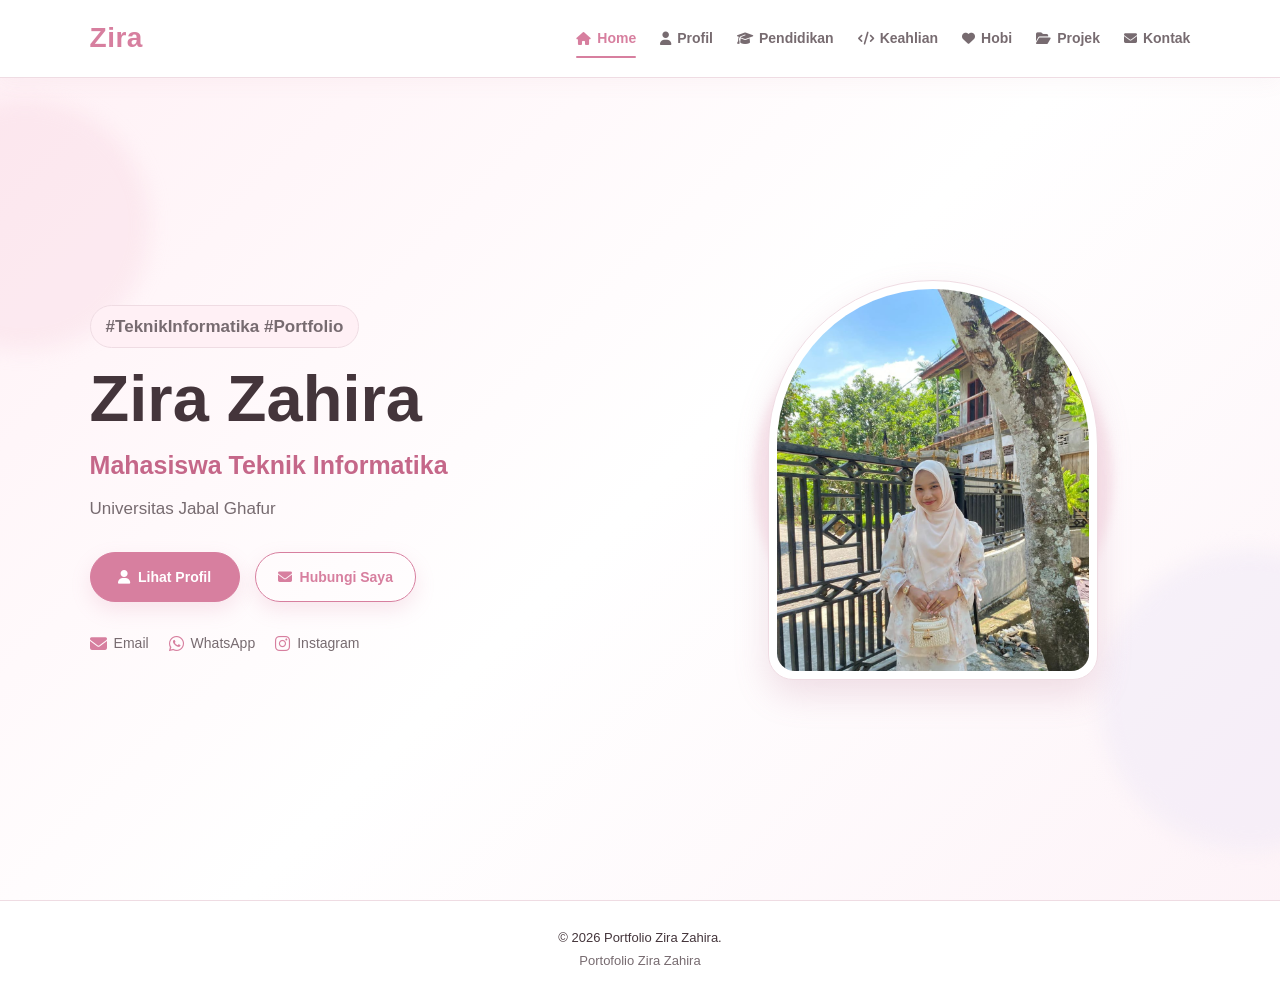
<file: index.html>
<!DOCTYPE html>
<html lang="id">
<head>
    <meta charset="UTF-8">
    <meta name="viewport" content="width=device-width, initial-scale=1.0">
    <title>Home | Zira Zahira</title>

    <link rel="stylesheet" href="style.css">

    <!-- Font Awesome -->
    <link rel="stylesheet"
          href="https://cdnjs.cloudflare.com/ajax/libs/font-awesome/6.5.1/css/all.min.css">
</head>

<body>

<header class="navbar">

    <div class="logo">
        <h2>Zira</h2>
    </div>

    <button class="menu-btn" id="menuBtn">
        <i class="fas fa-bars"></i>
    </button>

    <nav>
        <a href="index.html" class="active">
            <i class="fas fa-home"></i> Home
        </a>

        <a href="profil.html">
            <i class="fas fa-user"></i> Profil
        </a>

        <a href="pendidikan.html">
            <i class="fas fa-graduation-cap"></i> Pendidikan
        </a>

        <a href="keahlian.html">
            <i class="fas fa-code"></i> Keahlian
        </a>

        <a href="hobi.html">
            <i class="fas fa-heart"></i> Hobi
        </a>

        <a href="projek.html">
            <i class="fas fa-folder-open"></i> Projek
        </a>

        <a href="kontak.html">
            <i class="fas fa-envelope"></i> Kontak
        </a>
    </nav>

</header>


<main class="home">

    <div class="home-content">

        <p class="tagline">
            #TeknikInformatika #Portfolio
        </p>

        <h1>
            Zira Zahira
        </h1>

        <h2>
            Mahasiswa Teknik Informatika
        </h2>

        <p>
            Universitas Jabal Ghafur
        </p>

        <div class="home-buttons">

            <a href="profil.html" class="btn">
                <i class="fas fa-user"></i>
                Lihat Profil
            </a>

            <a href="kontak.html" class="btn btn-outline">
                <i class="fas fa-envelope"></i>
                Hubungi Saya
            </a>

        </div>

        <div class="social-links">

            <a href="mailto:zirazahira831@gmail.com">
                <i class="fas fa-envelope"></i>
                Email
            </a>

            <a href="https://wa.me/6281262551967" target="_blank">
                <i class="fab fa-whatsapp"></i>
                WhatsApp
            </a>

            <a href="https://instagram.com/zirazahira__r"
               target="_blank">
                <i class="fab fa-instagram"></i>
                Instagram
            </a>

        </div>

    </div>


    <div class="home-image">

        <div class="photo-frame">

            <img src="img/foto-profil.jpg"
                 alt="Foto Profil Zira Zahira">

        </div>

    </div>

</main>


<footer>
    <p>© 2026 Portfolio Zira Zahira.</p>
    <p>Portofolio Zira Zahira</p>
</footer>


<script src="script.js"></script>

</body>
</html>
</file>
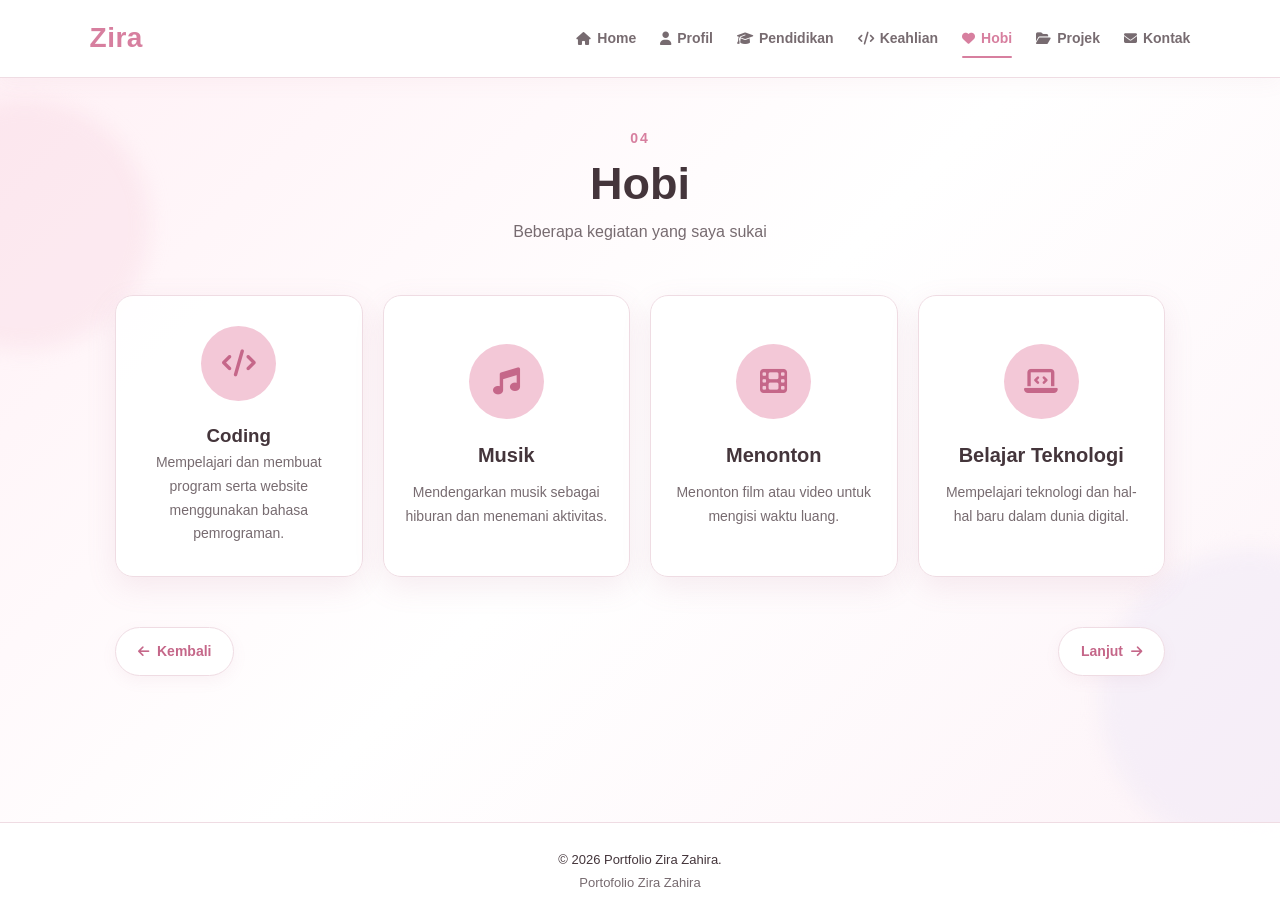
<file: hobi.html>
<!DOCTYPE html>
<html lang="id">

<head>

    <meta charset="UTF-8">

    <meta name="viewport"
          content="width=device-width, initial-scale=1.0">

    <title>Hobi | Zira Zahira</title>

    <link rel="stylesheet" href="style.css">

    <link rel="stylesheet"
          href="https://cdnjs.cloudflare.com/ajax/libs/font-awesome/6.5.1/css/all.min.css">

</head>

<body>


<header class="navbar">

    <div class="logo">
        <h2>Zira</h2>
    </div>


    <button class="menu-btn" id="menuBtn">

        <i class="fas fa-bars"></i>

    </button>


    <nav>

        <a href="index.html">
            <i class="fas fa-home"></i> Home
        </a>

        <a href="profil.html">
            <i class="fas fa-user"></i> Profil
        </a>

        <a href="pendidikan.html">
            <i class="fas fa-graduation-cap"></i> Pendidikan
        </a>

        <a href="keahlian.html">
            <i class="fas fa-code"></i> Keahlian
        </a>

        <a href="hobi.html" class="active">
            <i class="fas fa-heart"></i> Hobi
        </a>

        <a href="projek.html">
            <i class="fas fa-folder-open"></i> Projek
        </a>

        <a href="kontak.html">
            <i class="fas fa-envelope"></i> Kontak
        </a>

    </nav>

</header>


<main class="page active">


    <div class="section-title">

        <span>04</span>

        <h1>Hobi</h1>

        <p>
            Beberapa kegiatan yang saya sukai
        </p>

    </div>


    <div class="hobbies-container">


      <div class="hobby-card">
    <div class="hobby-icon">
        <i class="fas fa-code"></i>
    </div>

    <h3>Coding</h3>

    <p>
        Mempelajari dan membuat program serta website menggunakan bahasa pemrograman.
    </p>
</div>


        <div class="hobby-card">

            <div class="hobby-icon">

                <i class="fas fa-music"></i>

            </div>

            <h2>Musik</h2>

            <p>
                Mendengarkan musik sebagai hiburan
                dan menemani aktivitas.
            </p>

        </div>


        <div class="hobby-card">

            <div class="hobby-icon">

                <i class="fas fa-film"></i>

            </div>

            <h2>Menonton</h2>

            <p>
                Menonton film atau video untuk
                mengisi waktu luang.
            </p>

        </div>


        <div class="hobby-card">

            <div class="hobby-icon">

                <i class="fas fa-laptop-code"></i>

            </div>

            <h2>Belajar Teknologi</h2>

            <p>
                Mempelajari teknologi dan hal-hal
                baru dalam dunia digital.
            </p>

        </div>

    </div>


    <div class="page-navigation">

        <a href="keahlian.html" class="page-btn">

            <i class="fas fa-arrow-left"></i>

            Kembali

        </a>


        <a href="projek.html" class="page-btn">

            Lanjut

            <i class="fas fa-arrow-right"></i>

        </a>

    </div>


</main>


<footer>

    <p>© 2026 Portfolio Zira Zahira.</p>

    <p>Portofolio Zira Zahira</p>

</footer>


<script src="script.js"></script>

</body>

</html>
</file>
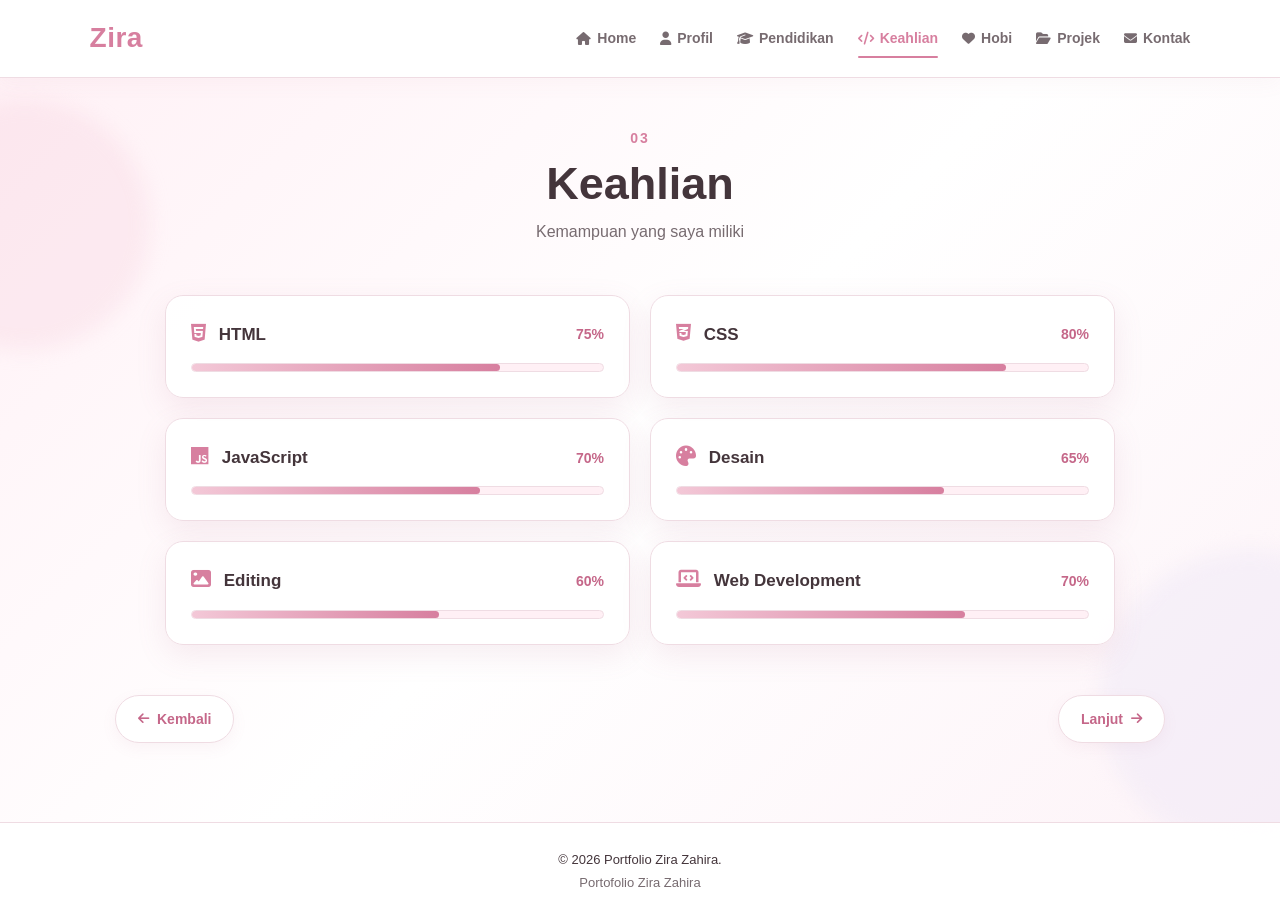
<file: keahlian.html>
<!DOCTYPE html>
<html lang="id">

<head>

    <meta charset="UTF-8">

    <meta name="viewport"
          content="width=device-width, initial-scale=1.0">

    <title>Keahlian | Zira Zahira</title>

    <link rel="stylesheet" href="style.css">

    <link rel="stylesheet"
          href="https://cdnjs.cloudflare.com/ajax/libs/font-awesome/6.5.1/css/all.min.css">

</head>

<body>


<header class="navbar">

    <div class="logo">
        <h2>Zira</h2>
    </div>


    <button class="menu-btn" id="menuBtn">

        <i class="fas fa-bars"></i>

    </button>


    <nav>

        <a href="index.html">
            <i class="fas fa-home"></i> Home
        </a>

        <a href="profil.html">
            <i class="fas fa-user"></i> Profil
        </a>

        <a href="pendidikan.html">
            <i class="fas fa-graduation-cap"></i> Pendidikan
        </a>

        <a href="keahlian.html" class="active">
            <i class="fas fa-code"></i> Keahlian
        </a>

        <a href="hobi.html">
            <i class="fas fa-heart"></i> Hobi
        </a>

        <a href="projek.html">
            <i class="fas fa-folder-open"></i> Projek
        </a>

        <a href="kontak.html">
            <i class="fas fa-envelope"></i> Kontak
        </a>

    </nav>

</header>


<main class="page active">


    <div class="section-title">

        <span>03</span>

        <h1>Keahlian</h1>

        <p>
            Kemampuan yang saya miliki
        </p>

    </div>


    <div class="skills-container">


        <!-- HTML -->

        <div class="skill-card">

            <div class="skill-header">

                <h3>
                    <i class="fab fa-html5"></i>
                    HTML
                </h3>

                <span>75%</span>

            </div>

            <div class="skill-bar">

                <div class="skill-progress"
                     style="width:75%">
                </div>

            </div>

        </div>


        <!-- CSS -->

        <div class="skill-card">

            <div class="skill-header">

                <h3>
                    <i class="fab fa-css3-alt"></i>
                    CSS
                </h3>

                <span>80%</span>

            </div>

            <div class="skill-bar">

                <div class="skill-progress"
                     style="width:80%">
                </div>

            </div>

        </div>


        <!-- JavaScript -->

        <div class="skill-card">

            <div class="skill-header">

                <h3>
                    <i class="fab fa-js"></i>
                    JavaScript
                </h3>

                <span>70%</span>

            </div>

            <div class="skill-bar">

                <div class="skill-progress"
                     style="width:70%">
                </div>

            </div>

        </div>


        <!-- Desain -->

        <div class="skill-card">

            <div class="skill-header">

                <h3>
                    <i class="fas fa-palette"></i>
                    Desain
                </h3>

                <span>65%</span>

            </div>

            <div class="skill-bar">

                <div class="skill-progress"
                     style="width:65%">
                </div>

            </div>

        </div>


        <!-- Editing -->

        <div class="skill-card">

            <div class="skill-header">

                <h3>
                    <i class="fas fa-image"></i>
                    Editing
                </h3>

                <span>60%</span>

            </div>

            <div class="skill-bar">

                <div class="skill-progress"
                     style="width:60%">
                </div>

            </div>

        </div>


        <!-- Web Development -->

        <div class="skill-card">

            <div class="skill-header">

                <h3>
                    <i class="fas fa-laptop-code"></i>
                    Web Development
                </h3>

                <span>70%</span>

            </div>

            <div class="skill-bar">

                <div class="skill-progress"
                     style="width:70%">
                </div>

            </div>

        </div>

    </div>


    <div class="page-navigation">

        <a href="pendidikan.html" class="page-btn">

            <i class="fas fa-arrow-left"></i>

            Kembali

        </a>


        <a href="hobi.html" class="page-btn">

            Lanjut

            <i class="fas fa-arrow-right"></i>

        </a>

    </div>


</main>


<footer>

    <p>© 2026 Portfolio Zira Zahira.</p>

    <p>Portofolio Zira Zahira</p>

</footer>


<script src="script.js"></script>

</body>

</html>
</file>
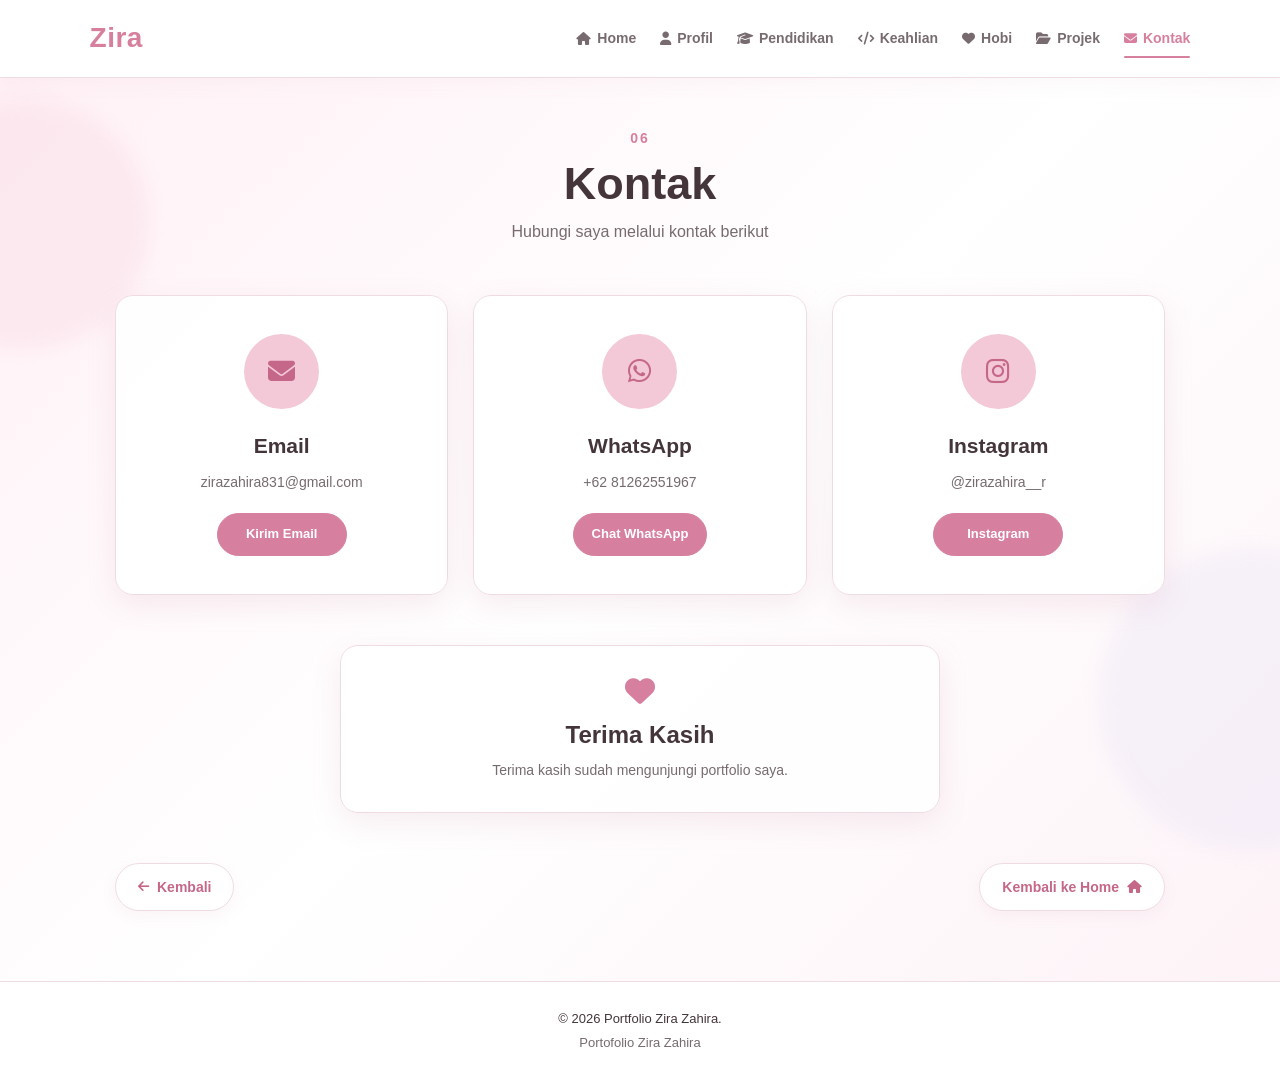
<file: kontak.html>
<!DOCTYPE html>
<html lang="id">

<head>

    <meta charset="UTF-8">

    <meta name="viewport"
          content="width=device-width, initial-scale=1.0">

    <title>Kontak | Zira Zahira</title>

    <link rel="stylesheet" href="style.css">

    <link rel="stylesheet"
          href="https://cdnjs.cloudflare.com/ajax/libs/font-awesome/6.5.1/css/all.min.css">

</head>

<body>


<header class="navbar">

    <div class="logo">
        <h2>Zira</h2>
    </div>


    <button class="menu-btn" id="menuBtn">

        <i class="fas fa-bars"></i>

    </button>


    <nav>

        <a href="index.html">
            <i class="fas fa-home"></i> Home
        </a>

        <a href="profil.html">
            <i class="fas fa-user"></i> Profil
        </a>

        <a href="pendidikan.html">
            <i class="fas fa-graduation-cap"></i> Pendidikan
        </a>

        <a href="keahlian.html">
            <i class="fas fa-code"></i> Keahlian
        </a>

        <a href="hobi.html">
            <i class="fas fa-heart"></i> Hobi
        </a>

        <a href="projek.html">
            <i class="fas fa-folder-open"></i> Projek
        </a>

        <a href="kontak.html" class="active">
            <i class="fas fa-envelope"></i> Kontak
        </a>

    </nav>

</header>


<main class="page active">


    <div class="section-title">

        <span>06</span>

        <h1>Kontak</h1>

        <p>
            Hubungi saya melalui kontak berikut
        </p>

    </div>


    <div class="contact-container">


        <div class="contact-card">

            <div class="contact-icon">

                <i class="fas fa-envelope"></i>

            </div>

            <h2>Email</h2>

            <p>
                zirazahira831@gmail.com
            </p>

            <a href="mailto:zirazahira831@gmail.com"
               class="contact-btn">

                Kirim Email

            </a>

        </div>


        <div class="contact-card">

            <div class="contact-icon">

                <i class="fab fa-whatsapp"></i>

            </div>

            <h2>WhatsApp</h2>

            <p>
                +62 81262551967
            </p>

            <a href="https://wa.me/6281262551967"
               target="_blank"
               class="contact-btn">

                Chat WhatsApp

            </a>

        </div>


        <div class="contact-card">

            <div class="contact-icon">

                <i class="fab fa-instagram"></i>

            </div>

            <h2>Instagram</h2>

            <p>
                @zirazahira__r
            </p>

            <a href="https://instagram.com/zirazahira__r"
               target="_blank"
               class="contact-btn">

                Instagram

            </a>

        </div>

    </div>


    <div class="thank-you">

        <i class="fas fa-heart"></i>

        <h2>
            Terima Kasih
        </h2>

        <p>
            Terima kasih sudah mengunjungi
            portfolio saya.
        </p>

    </div>


    <div class="page-navigation">

        <a href="projek.html" class="page-btn">

            <i class="fas fa-arrow-left"></i>

            Kembali

        </a>


        <a href="index.html" class="page-btn">

            Kembali ke Home

            <i class="fas fa-home"></i>

        </a>

    </div>


</main>


<footer>

    <p>© 2026 Portfolio Zira Zahira.</p>

    <p>Portofolio Zira Zahira</p>

</footer>


<script src="script.js"></script>

</body>

</html>
</file>
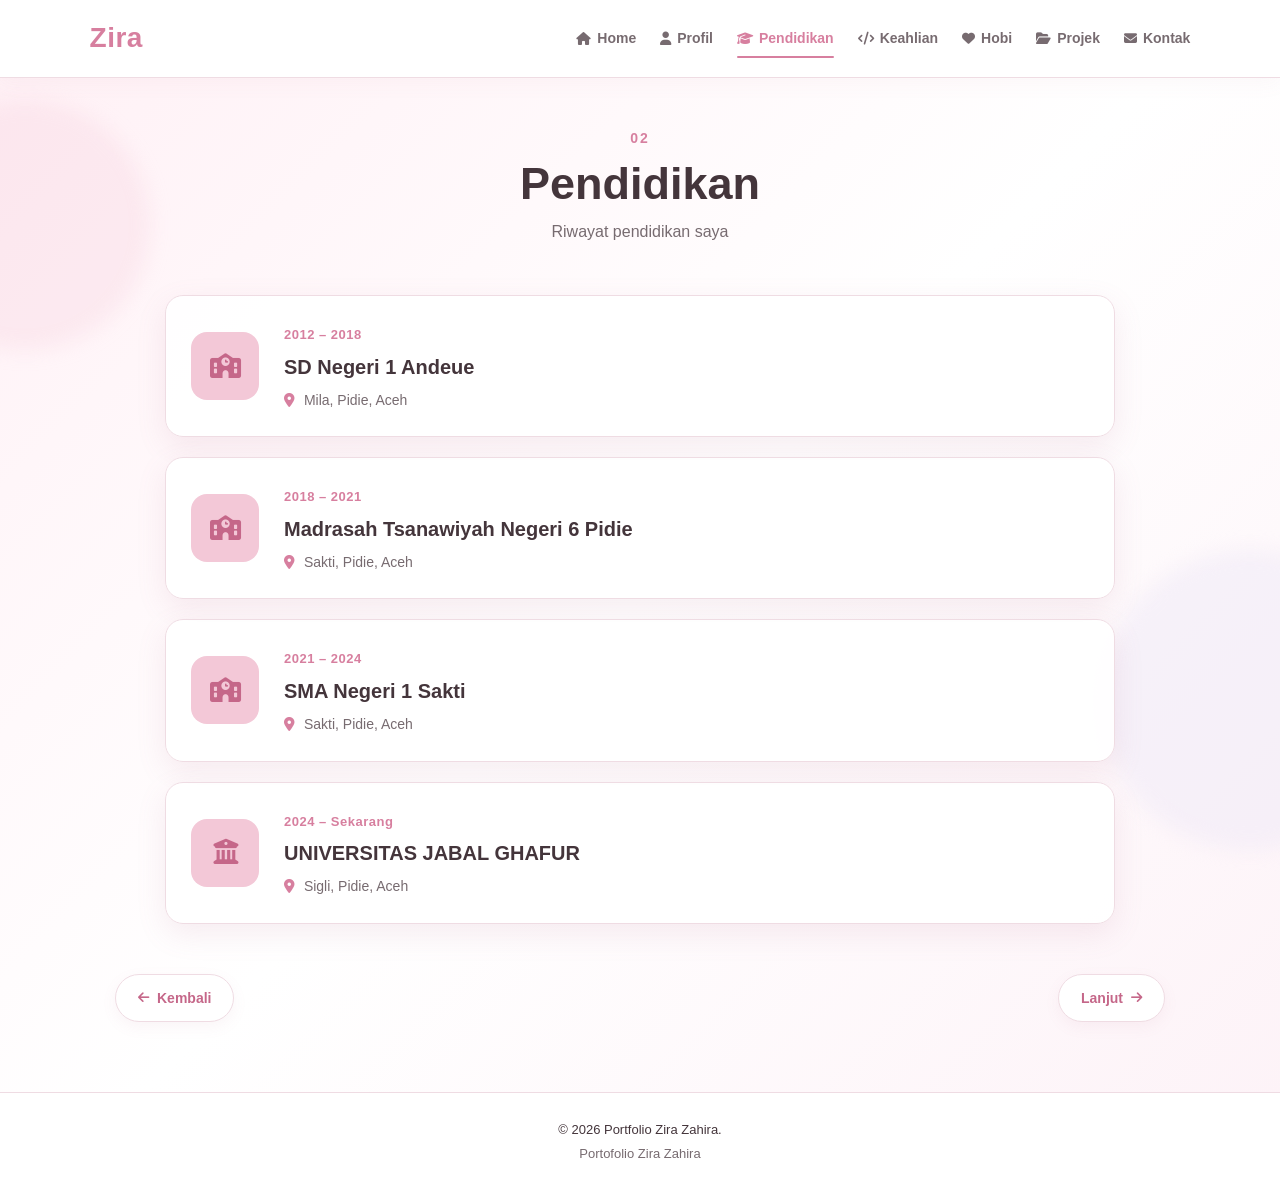
<file: pendidikan.html>
<!DOCTYPE html>
<html lang="id">

<head>

    <meta charset="UTF-8">

    <meta name="viewport"
          content="width=device-width, initial-scale=1.0">

    <title>Pendidikan | Zira Zahira</title>

    <link rel="stylesheet" href="style.css">

    <link rel="stylesheet"
          href="https://cdnjs.cloudflare.com/ajax/libs/font-awesome/6.5.1/css/all.min.css">

</head>

<body>


<header class="navbar">

    <div class="logo">
        <h2>Zira</h2>
    </div>


    <button class="menu-btn" id="menuBtn">
        <i class="fas fa-bars"></i>
    </button>


    <nav>

        <a href="index.html">
            <i class="fas fa-home"></i> Home
        </a>

        <a href="profil.html">
            <i class="fas fa-user"></i> Profil
        </a>

        <a href="pendidikan.html" class="active">
            <i class="fas fa-graduation-cap"></i> Pendidikan
        </a>

        <a href="keahlian.html">
            <i class="fas fa-code"></i> Keahlian
        </a>

        <a href="hobi.html">
            <i class="fas fa-heart"></i> Hobi
        </a>

        <a href="projek.html">
            <i class="fas fa-folder-open"></i> Projek
        </a>

        <a href="kontak.html">
            <i class="fas fa-envelope"></i> Kontak
        </a>

    </nav>

</header>


<main class="page active">

    <div class="section-title">

        <span>02</span>

        <h1>Pendidikan</h1>

        <p>
            Riwayat pendidikan saya
        </p>

    </div>


    <div class="education-container">


        <!-- SD -->

        <div class="education-card">

            <div class="education-icon">
                <i class="fas fa-school"></i>
            </div>

            <div class="education-content">

                <span class="education-year">
                    2012 – 2018
                </span>

                <h2>
                    SD Negeri 1 Andeue
                </h2>

                <p>
                    <i class="fas fa-location-dot"></i>
                    Mila, Pidie, Aceh
                </p>

            </div>

        </div>


        <!-- SMP / MTs -->

        <div class="education-card">

            <div class="education-icon">
                <i class="fas fa-school"></i>
            </div>

            <div class="education-content">

                <span class="education-year">
                    2018 – 2021
                </span>

                <h2>
                    Madrasah Tsanawiyah Negeri 6 Pidie
                </h2>

                <p>
                    <i class="fas fa-location-dot"></i>
                    Sakti, Pidie, Aceh
                </p>

            </div>

        </div>


        <!-- SMA -->

        <div class="education-card">

            <div class="education-icon">
                <i class="fas fa-school"></i>
            </div>

            <div class="education-content">

                <span class="education-year">
                    2021 – 2024
                </span>

                <h2>
                    SMA Negeri 1 Sakti
                </h2>

                <p>
                    <i class="fas fa-location-dot"></i>
                    Sakti, Pidie, Aceh
                </p>

            </div>

        </div>


        <!-- Universitas -->

        <div class="education-card">

            <div class="education-icon">
                <i class="fas fa-university"></i>
            </div>

            <div class="education-content">

                <span class="education-year">
                    2024 – Sekarang
                </span>

                <h2>
                    UNIVERSITAS JABAL GHAFUR
                </h2>

                <p>
                    <i class="fas fa-location-dot"></i>
                    Sigli, Pidie, Aceh
                </p>

            </div>

        </div>

    </div>


    <div class="page-navigation">

        <a href="profil.html" class="page-btn">

            <i class="fas fa-arrow-left"></i>

            Kembali

        </a>


        <a href="keahlian.html" class="page-btn">

            Lanjut

            <i class="fas fa-arrow-right"></i>

        </a>

    </div>

</main>


<footer>

    <p>
        © 2026 Portfolio Zira Zahira.
    </p>

    <p>
        Portofolio Zira Zahira
    </p>

</footer>


<script src="script.js"></script>

</body>

</html>
</file>
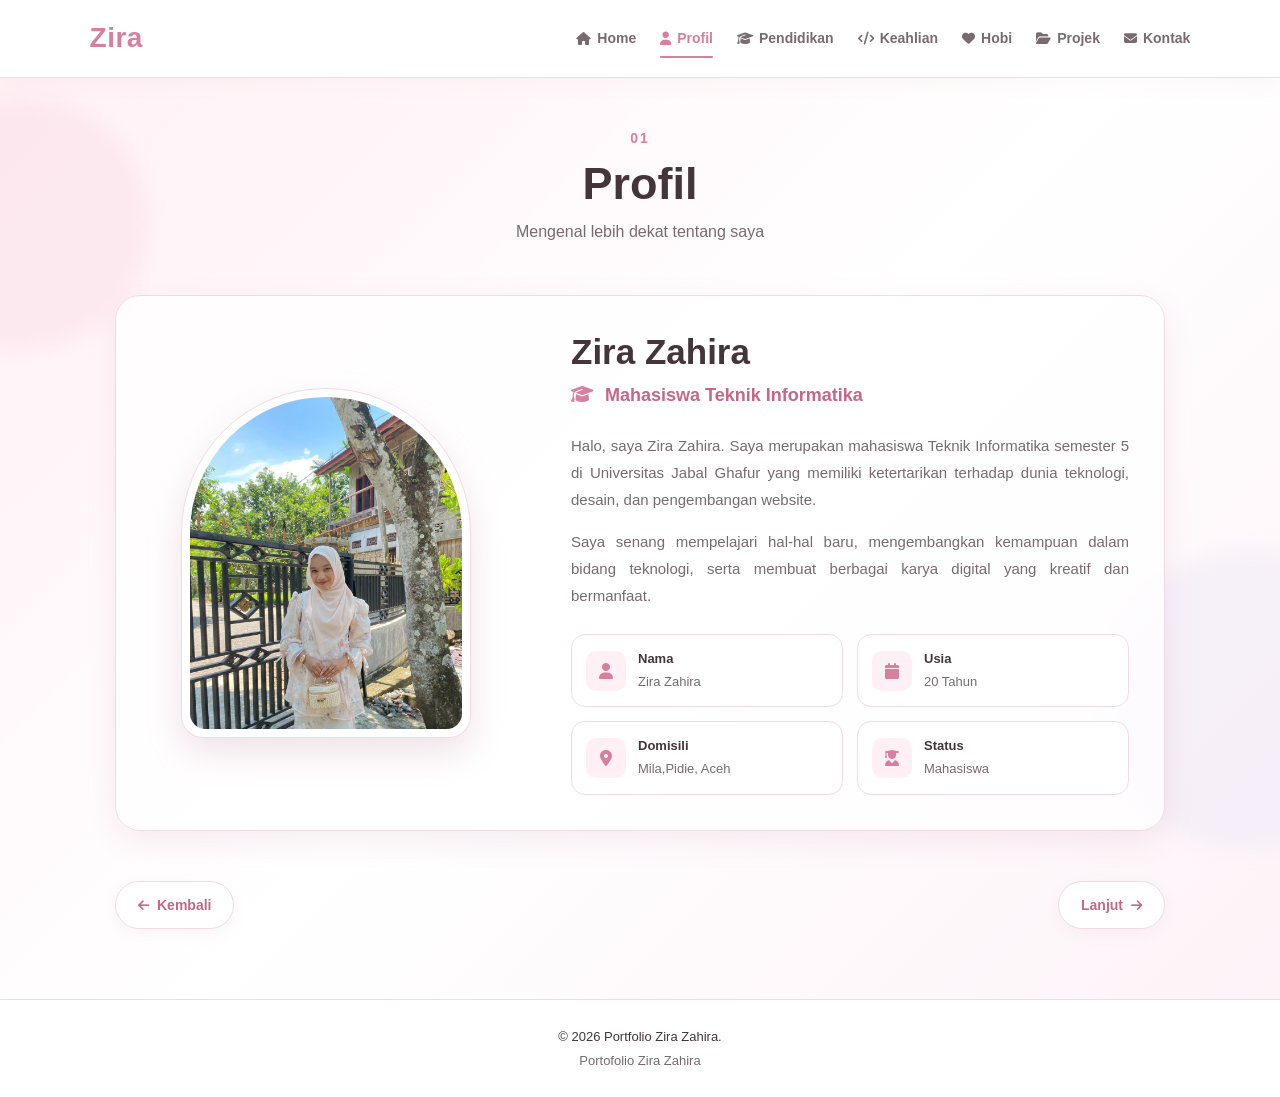
<file: profil.html>
<!DOCTYPE html>
<html lang="id">
<head>
    <meta charset="UTF-8">
    <meta name="viewport" content="width=device-width, initial-scale=1.0">

    <title>Profil | Zira Zahira</title>

    <link rel="stylesheet" href="style.css">

    <link rel="stylesheet"
          href="https://cdnjs.cloudflare.com/ajax/libs/font-awesome/6.5.1/css/all.min.css">
</head>

<body>

<header class="navbar">

    <div class="logo">
        <h2>Zira</h2>
    </div>

    <button class="menu-btn" id="menuBtn">
        <i class="fas fa-bars"></i>
    </button>

    <nav>

        <a href="index.html">
            <i class="fas fa-home"></i> Home
        </a>

        <a href="profil.html" class="active">
            <i class="fas fa-user"></i> Profil
        </a>

        <a href="pendidikan.html">
            <i class="fas fa-graduation-cap"></i> Pendidikan
        </a>

        <a href="keahlian.html">
            <i class="fas fa-code"></i> Keahlian
        </a>

        <a href="hobi.html">
            <i class="fas fa-heart"></i> Hobi
        </a>

        <a href="projek.html">
            <i class="fas fa-folder-open"></i> Projek
        </a>

        <a href="kontak.html">
            <i class="fas fa-envelope"></i> Kontak
        </a>

    </nav>

</header>


<main class="page active">

    <div class="section-title">

        <span>01</span>

        <h1>Profil</h1>

        <p>
            Mengenal lebih dekat tentang saya
        </p>

    </div>


    <div class="profile-container">

        <div class="profile-image">

            <div class="photo-frame">

                <img src="img/foto-profil.jpg"
                     alt="Foto Profil Zira Zahira">

            </div>

        </div>


        <div class="profile-content">

            <h2>Zira Zahira</h2>

            <h3>
                <i class="fas fa-graduation-cap"></i>
                Mahasiswa Teknik Informatika
            </h3>

            <p>
                Halo, saya Zira Zahira. Saya merupakan mahasiswa
                Teknik Informatika semester 5 di Universitas Jabal Ghafur
                yang memiliki ketertarikan terhadap dunia teknologi,
                desain, dan pengembangan website.
            </p>

            <p>
                Saya senang mempelajari hal-hal baru, mengembangkan
                kemampuan dalam bidang teknologi, serta membuat berbagai
                karya digital yang kreatif dan bermanfaat.
            </p>


            <div class="profile-info">

                <div>
                    <i class="fas fa-user"></i>
                    <span>
                        <b>Nama</b>
                        Zira Zahira
                    </span>
                </div>

                <div>
                    <i class="fas fa-calendar"></i>
                    <span>
                        <b>Usia</b>
                        20 Tahun
                    </span>
                </div>

                <div>
                    <i class="fas fa-location-dot"></i>
                    <span>
                        <b>Domisili</b>
                        Mila,Pidie, Aceh
                    </span>
                </div>

                <div>
                    <i class="fas fa-user-graduate"></i>
                    <span>
                        <b>Status</b>
                        Mahasiswa
                    </span>
                </div>

            </div>

        </div>

    </div>


    <div class="page-navigation">

        <a href="index.html" class="page-btn">
            <i class="fas fa-arrow-left"></i>
            Kembali
        </a>

        <a href="pendidikan.html" class="page-btn">
            Lanjut
            <i class="fas fa-arrow-right"></i>
        </a>

    </div>

</main>


<footer>
    <p>© 2026 Portfolio Zira Zahira.</p>
    <p>Portofolio Zira Zahira</p>
</footer>


<script src="script.js"></script>

</body>
</html>
</file>
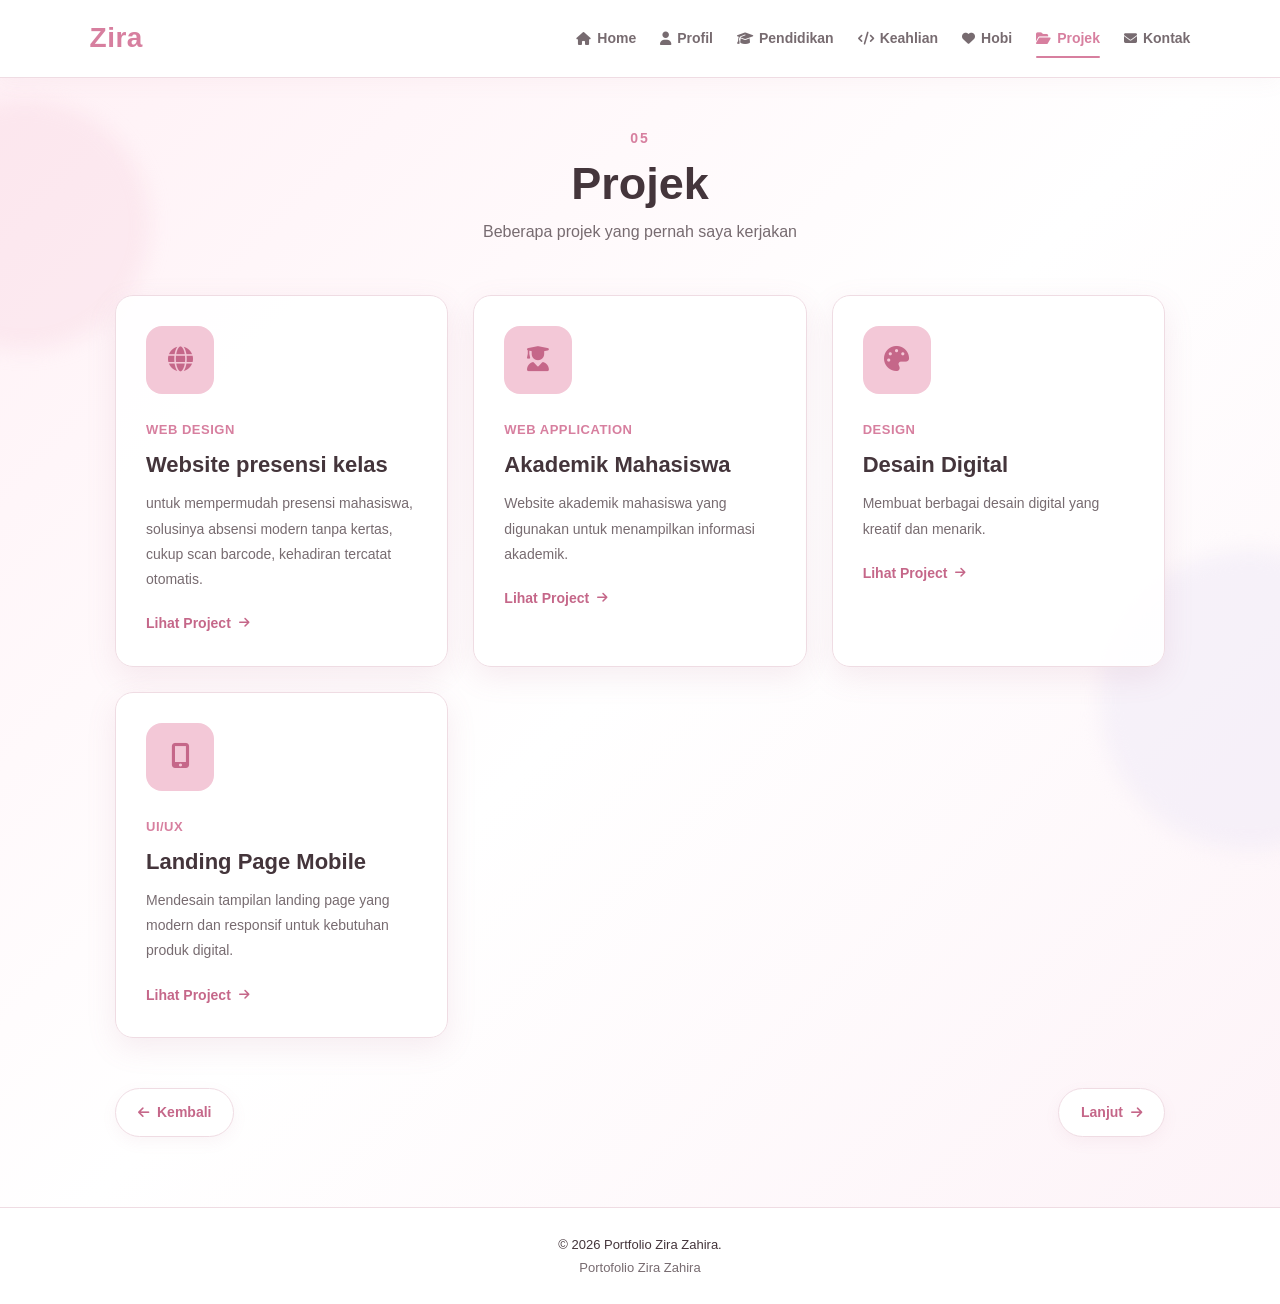
<file: projek.html>
<!DOCTYPE html>
<html lang="id">

<head>

    <meta charset="UTF-8">

    <meta name="viewport"
          content="width=device-width, initial-scale=1.0">

    <title>Projek | Zira Zahira</title>

    <link rel="stylesheet" href="style.css">

    <link rel="stylesheet"
          href="https://cdnjs.cloudflare.com/ajax/libs/font-awesome/6.5.1/css/all.min.css">

</head>

<body>


<header class="navbar">

    <div class="logo">
        <h2>Zira</h2>
    </div>


    <button class="menu-btn" id="menuBtn">

        <i class="fas fa-bars"></i>

    </button>


    <nav>

        <a href="index.html">
            <i class="fas fa-home"></i> Home
        </a>

        <a href="profil.html">
            <i class="fas fa-user"></i> Profil
        </a>

        <a href="pendidikan.html">
            <i class="fas fa-graduation-cap"></i> Pendidikan
        </a>

        <a href="keahlian.html">
            <i class="fas fa-code"></i> Keahlian
        </a>

        <a href="hobi.html">
            <i class="fas fa-heart"></i> Hobi
        </a>

        <a href="projek.html" class="active">
            <i class="fas fa-folder-open"></i> Projek
        </a>

        <a href="kontak.html">
            <i class="fas fa-envelope"></i> Kontak
        </a>

    </nav>

</header>


<main class="page active">


    <div class="section-title">

        <span>05</span>

        <h1>Projek</h1>

        <p>
            Beberapa projek yang pernah saya kerjakan
        </p>

    </div>


    <div class="projects-container">


        <div class="project-card">

            <div class="project-icon">

                <i class="fas fa-globe"></i>

            </div>

            <div class="project-content">

                <span>Web Design</span>

                <h2>
                    Website presensi kelas
                </h2>

                <p>
                    untuk mempermudah presensi mahasiswa, 
                    solusinya absensi modern tanpa kertas,
                    cukup scan barcode, kehadiran tercatat otomatis.       
                    
                
                </p>

                <a href="https://zira2006.github.io/presensi_saya/" class="project-link">
                    Lihat Project
                    <i class="fas fa-arrow-right"></i>
                </a>

            </div>

        </div>


        <div class="project-card">

            <div class="project-icon">

                <i class="fas fa-user-graduate"></i>

            </div>

            <div class="project-content">

                <span>Web Application</span>

                <h2>
                    Akademik Mahasiswa
                </h2>

                <p>
                    Website akademik mahasiswa yang
                    digunakan untuk menampilkan
                    informasi akademik.
                </p>

                <a href="pendidikan.html" class="project-link">
                    Lihat Project
                    <i class="fas fa-arrow-right"></i>
                </a>

            </div>

        </div>


        <div class="project-card">

            <div class="project-icon">

                <i class="fas fa-palette"></i>

            </div>

            <div class="project-content">

                <span>Design</span>

                <h2>
                    Desain Digital
                </h2>

                <p>
                    Membuat berbagai desain digital
                    yang kreatif dan menarik.
                </p>

                <a href="kontak.html" class="project-link">
                    Lihat Project
                    <i class="fas fa-arrow-right"></i>
                </a>

            </div>

        </div>


        <div class="project-card">

            <div class="project-icon">

                <i class="fas fa-mobile-alt"></i>

            </div>

            <div class="project-content">

                <span>UI/UX</span>

                <h2>
                    Landing Page Mobile
                </h2>

                <p>
                    Mendesain tampilan landing page
                    yang modern dan responsif untuk
                    kebutuhan produk digital.
                </p>

                <a href="index.html" class="project-link">
                    Lihat Project
                    <i class="fas fa-arrow-right"></i>
                </a>

            </div>

        </div>

    </div>


    <div class="page-navigation">

        <a href="hobi.html" class="page-btn">

            <i class="fas fa-arrow-left"></i>

            Kembali

        </a>


        <a href="kontak.html" class="page-btn">

            Lanjut

            <i class="fas fa-arrow-right"></i>

        </a>

    </div>


</main>


<footer>

    <p>© 2026 Portfolio Zira Zahira.</p>

    <p>Portofolio Zira Zahira</p>

</footer>


<script src="script.js"></script>

</body>

</html>
</file>
<file: style.css>
/* =========================================================
   PORTFOLIO ZIRA ZAHIRA
   STYLE.CSS
   ========================================================= */


/* =========================================================
   1. ROOT / WARNA UTAMA
   ========================================================= */

:root {
    --pink: #d77f9f;
    --pink-dark: #c56789;
    --pink-light: #f3c8d7;
    --pink-soft: #fff0f5;

    --purple: #a38ac8;
    --purple-light: #eee7f7;

    --dark: #44353b;
    --gray: #776b70;
    --gray-light: #9b8d92;

    --white: #ffffff;

    --border: #efdce3;

    --shadow: 0 10px 30px rgba(180, 110, 140, 0.12);

    --shadow-hover: 0 15px 35px rgba(180, 110, 140, 0.20);

    --radius-small: 10px;
    --radius-medium: 18px;
    --radius-large: 25px;

    --transition: all 0.3s ease;
}


/* =========================================================
   2. RESET
   ========================================================= */

* {
    margin: 0;
    padding: 0;
    box-sizing: border-box;
}


html {
    scroll-behavior: smooth;
}


body {
    margin: 0;

    padding: 0;

    width: 100%;

    min-height: 100vh;

    font-family: "Segoe UI", Arial, sans-serif;

    background:
        linear-gradient(
            135deg,
            #fff0f5 0%,
            #ffffff 50%,
            #fdf2f7 100%
        );

    color: var(--dark);

    overflow-x: hidden;

    line-height: 1.6;
}


body::before {
    content: "";

    position: fixed;

    width: 250px;

    height: 250px;

    top: 100px;

    left: -100px;

    background: rgba(243, 200, 215, 0.25);

    border-radius: 50%;

    filter: blur(10px);

    pointer-events: none;

    z-index: -1;
}


body::after {
    content: "";

    position: fixed;

    width: 300px;

    height: 300px;

    right: -120px;

    bottom: 50px;

    background: rgba(238, 231, 247, 0.45);

    border-radius: 50%;

    filter: blur(10px);

    pointer-events: none;

    z-index: -1;
}


/* =========================================================
   3. GENERAL ELEMENT
   ========================================================= */

a {
    text-decoration: none;
}


button {
    font-family: inherit;
}


img {
    max-width: 100%;

    display: block;
}


ul {
    list-style: none;
}


/* =========================================================
   4. NAVBAR
   ========================================================= */

.navbar {
    position: fixed;

    top: 0;

    left: 0;

    width: 100%;

    height: 78px;

    padding: 0 7%;

    display: flex;

    align-items: center;

    justify-content: space-between;

    background: rgba(255, 255, 255, 0.96);

    backdrop-filter: blur(12px);

    -webkit-backdrop-filter: blur(12px);

    border-bottom: 1px solid var(--border);

    box-shadow: 0 5px 20px rgba(180, 110, 140, 0.05);

    z-index: 9999;
}


/* =========================================================
   5. LOGO
   ========================================================= */

.logo {
    display: flex;

    align-items: center;

    justify-content: center;
}


.logo h2 {
    margin: 0;

    color: var(--pink);

    font-size: 28px;

    font-weight: 700;

    letter-spacing: 0.5px;

    cursor: pointer;

    transition: var(--transition);
}


.logo h2:hover {
    color: var(--pink-dark);

    transform: translateY(-2px);
}


/* =========================================================
   6. NAVIGATION
   ========================================================= */

.navbar nav {
    display: flex;

    align-items: center;

    justify-content: flex-end;

    gap: 24px;
}


.navbar nav a {
    position: relative;

    display: inline-flex;

    align-items: center;

    gap: 6px;

    padding: 8px 0;

    color: var(--gray);

    font-size: 14px;

    font-weight: 600;

    white-space: nowrap;

    transition: var(--transition);
}


.navbar nav a i {
    font-size: 13px;

    transition: var(--transition);
}


.navbar nav a:hover {
    color: var(--pink);
}


.navbar nav a:hover i {
    transform: translateY(-1px);
}


.navbar nav a.active {
    color: var(--pink);
}


.navbar nav a.active::after {
    content: "";

    position: absolute;

    left: 0;

    right: 0;

    bottom: 0;

    width: 100%;

    height: 2px;

    margin: auto;

    background: var(--pink);

    border-radius: 10px;
}


/* =========================================================
   7. MOBILE MENU BUTTON
   ========================================================= */

.menu-btn {
    display: none;

    width: 42px;

    height: 42px;

    border: 1px solid var(--border);

    border-radius: 10px;

    background: var(--pink-soft);

    color: var(--pink);

    font-size: 20px;

    cursor: pointer;

    transition: var(--transition);
}


.menu-btn:hover {
    background: var(--pink);

    color: var(--white);
}


/* =========================================================
   8. HOME PAGE
   ========================================================= */

.home {
    width: 100%;

    min-height: 100vh;

    padding: 110px 7% 50px;

    display: grid;

    grid-template-columns: 1fr 1fr;

    align-items: center;

    gap: 70px;

    position: relative;
}


.home-content {
    max-width: 650px;
}


.tagline {
    display: inline-block;

    margin-bottom: 15px;

    padding: 7px 15px;

    color: var(--pink-dark);

    background: var(--pink-soft);

    border: 1px solid var(--border);

    border-radius: 30px;

    font-size: 14px;

    font-weight: 600;
}


.home-content h1 {
    margin: 0 0 10px;

    font-size: clamp(45px, 6vw, 65px);

    line-height: 1.1;

    color: var(--dark);

    font-weight: 700;
}


.home-content h2 {
    margin: 0 0 10px;

    color: var(--pink-dark);

    font-size: 25px;

    font-weight: 600;
}


.home-content > p {
    color: var(--gray);

    font-size: 17px;
}


/* =========================================================
   9. HOME BUTTONS
   ========================================================= */

.home-buttons {
    display: flex;

    align-items: center;

    gap: 15px;

    margin-top: 30px;

    flex-wrap: wrap;
}


.btn {
    display: inline-flex;

    align-items: center;

    justify-content: center;

    gap: 8px;

    min-width: 150px;

    padding: 13px 22px;

    border: 1px solid var(--pink);

    border-radius: 30px;

    background: var(--pink);

    color: var(--white);

    font-size: 14px;

    font-weight: 600;

    box-shadow: 0 8px 20px rgba(215, 127, 159, 0.18);

    transition: var(--transition);
}


.btn:hover {
    background: var(--pink-dark);

    border-color: var(--pink-dark);

    transform: translateY(-3px);

    box-shadow: 0 12px 25px rgba(215, 127, 159, 0.25);
}


.btn i {
    font-size: 14px;
}


/* OUTLINE BUTTON */

.btn-outline {
    background: transparent;

    color: var(--pink);
}


.btn-outline:hover {
    background: var(--pink);

    color: var(--white);
}


/* =========================================================
   10. SOCIAL LINKS
   ========================================================= */

.social-links {
    display: flex;

    align-items: center;

    gap: 20px;

    margin-top: 30px;

    flex-wrap: wrap;
}


.social-links a {
    display: inline-flex;

    align-items: center;

    gap: 7px;

    color: var(--gray);

    font-size: 14px;

    font-weight: 500;

    transition: var(--transition);
}


.social-links a i {
    color: var(--pink);

    font-size: 17px;

    transition: var(--transition);
}


.social-links a:hover {
    color: var(--pink);
}


.social-links a:hover i {
    transform: translateY(-2px) scale(1.05);
}


/* =========================================================
   11. HOME IMAGE
   ========================================================= */

.home-image {
    display: flex;

    align-items: center;

    justify-content: center;

    position: relative;
}


.home-image::before {
    content: "";

    position: absolute;

    width: 360px;

    height: 360px;

    background: var(--pink-light);

    opacity: 0.35;

    border-radius: 50%;

    filter: blur(5px);

    z-index: -1;
}


/* =========================================================
   12. PHOTO FRAME
   ========================================================= */

.photo-frame {
    width: 330px;

    height: 400px;

    padding: 8px;

    overflow: hidden;

    background: var(--white);

    border-radius: 165px 165px 25px 25px;

    box-shadow: var(--shadow-hover);

    border: 1px solid var(--border);

    transition: var(--transition);
}


.photo-frame:hover {
    transform: translateY(-8px);

    box-shadow: 0 20px 45px rgba(180, 110, 140, 0.25);
}


.photo-frame img {
    width: 100%;

    height: 100%;

    object-fit: cover;

    border-radius: 158px 158px 18px 18px;
}


/* =========================================================
   13. PAGE GENERAL
   ========================================================= */

.page {
    width: 100%;

    min-height: calc(100vh - 78px);

    padding: 125px 7% 70px;

    position: relative;
}


/* =========================================================
   14. SECTION TITLE
   ========================================================= */

.section-title {
    max-width: 900px;

    margin: 0 auto 50px;

    text-align: center;
}


.section-title span {
    display: inline-block;

    margin-bottom: 8px;

    color: var(--pink);

    font-size: 14px;

    font-weight: 700;

    letter-spacing: 2px;
}


.section-title h1 {
    margin: 0 0 8px;

    color: var(--dark);

    font-size: clamp(34px, 5vw, 45px);

    line-height: 1.2;
}


.section-title p {
    margin: 0;

    color: var(--gray);

    font-size: 16px;
}


/* =========================================================
   15. PROFILE
   ========================================================= */

.profile-container {
    width: 100%;

    max-width: 1050px;

    margin: 0 auto;

    display: grid;

    grid-template-columns: 350px 1fr;

    align-items: center;

    gap: 70px;

    padding: 35px;

    background: rgba(255, 255, 255, 0.75);

    border: 1px solid var(--border);

    border-radius: var(--radius-large);

    box-shadow: var(--shadow);
}


.profile-image {
    display: flex;

    align-items: center;

    justify-content: center;
}


.profile-image .photo-frame {
    width: 290px;

    height: 350px;
}


.profile-content h2 {
    margin-bottom: 8px;

    color: var(--dark);

    font-size: 35px;

    line-height: 1.2;
}


.profile-content h3 {
    margin-bottom: 22px;

    color: var(--pink-dark);

    font-size: 18px;

    font-weight: 600;
}


.profile-content h3 i {
    margin-right: 6px;

    color: var(--pink);
}


.profile-content > p {
    margin-bottom: 15px;

    color: var(--gray);

    font-size: 15px;

    line-height: 1.8;

    text-align: justify;
}


/* =========================================================
   16. PROFILE INFORMATION
   ========================================================= */

.profile-info {
    display: grid;

    grid-template-columns: 1fr 1fr;

    gap: 14px;

    margin-top: 25px;
}


.profile-info > div {
    min-height: 72px;

    display: flex;

    align-items: center;

    gap: 12px;

    padding: 14px;

    background: var(--white);

    border: 1px solid var(--border);

    border-radius: 14px;

    transition: var(--transition);
}


.profile-info > div:hover {
    transform: translateY(-3px);

    box-shadow: var(--shadow);
}


.profile-info > div > i {
    width: 40px;

    height: 40px;

    flex-shrink: 0;

    display: flex;

    align-items: center;

    justify-content: center;

    color: var(--pink);

    background: var(--pink-soft);

    border-radius: 10px;
}


.profile-info span {
    display: flex;

    flex-direction: column;

    gap: 2px;

    color: var(--gray);

    font-size: 13px;
}


.profile-info span b {
    color: var(--dark);

    font-size: 13px;
}


/* =========================================================
   17. EDUCATION
   ========================================================= */

.education-container {
    width: 100%;

    max-width: 950px;

    margin: 0 auto;

    display: grid;

    gap: 20px;
}


.education-card {
    position: relative;

    display: flex;

    align-items: center;

    gap: 25px;

    padding: 25px;

    background: rgba(255, 255, 255, 0.9);

    border: 1px solid var(--border);

    border-radius: var(--radius-medium);

    box-shadow: var(--shadow);

    transition: var(--transition);

    overflow: hidden;
}


.education-card::before {
    content: "";

    position: absolute;

    left: 0;

    top: 0;

    width: 5px;

    height: 100%;

    background: var(--pink);

    transform: scaleY(0);

    transform-origin: center;

    transition: var(--transition);
}


.education-card:hover {
    transform: translateX(7px);

    box-shadow: var(--shadow-hover);
}


.education-card:hover::before {
    transform: scaleY(1);
}


/* =========================================================
   18. EDUCATION ICON
   ========================================================= */

.education-icon {
    width: 68px;

    height: 68px;

    min-width: 68px;

    display: flex;

    align-items: center;

    justify-content: center;

    color: var(--pink-dark);

    background: var(--pink-light);

    border-radius: 16px;

    font-size: 25px;

    transition: var(--transition);
}


.education-card:hover .education-icon {
    background: var(--pink);

    color: var(--white);

    transform: rotate(-3deg);
}


/* =========================================================
   19. EDUCATION CONTENT
   ========================================================= */

.education-content {
    flex: 1;
}


.education-year {
    display: inline-block;

    margin-bottom: 3px;

    color: var(--pink);

    font-size: 13px;

    font-weight: 700;

    letter-spacing: 0.5px;
}


.education-content h2 {
    margin: 5px 0 8px;

    color: var(--dark);

    font-size: 20px;

    line-height: 1.35;
}


.education-content p {
    margin: 0;

    color: var(--gray);

    font-size: 14px;
}


.education-content p i {
    margin-right: 5px;

    color: var(--pink);
}


/* =========================================================
   20. SKILLS
   ========================================================= */

.skills-container {
    width: 100%;

    max-width: 950px;

    margin: 0 auto;

    display: grid;

    grid-template-columns: 1fr 1fr;

    gap: 20px;
}


.skill-card {
    padding: 25px;

    background: rgba(255, 255, 255, 0.9);

    border: 1px solid var(--border);

    border-radius: var(--radius-medium);

    box-shadow: var(--shadow);

    transition: var(--transition);
}


.skill-card:hover {
    transform: translateY(-5px);

    box-shadow: var(--shadow-hover);
}


/* =========================================================
   21. SKILL HEADER
   ========================================================= */

.skill-header {
    display: flex;

    align-items: center;

    justify-content: space-between;

    gap: 20px;

    margin-bottom: 15px;
}


.skill-header h3 {
    margin: 0;

    color: var(--dark);

    font-size: 17px;
}


.skill-header h3 i {
    margin-right: 8px;

    color: var(--pink);

    font-size: 20px;
}


.skill-header span {
    color: var(--pink-dark);

    font-size: 14px;

    font-weight: 700;
}


/* =========================================================
   22. SKILL BAR
   ========================================================= */

.skill-bar {
    width: 100%;

    height: 9px;

    overflow: hidden;

    background: var(--pink-soft);

    border-radius: 20px;

    border: 1px solid var(--border);
}


.skill-progress {
    height: 100%;

    background:
        linear-gradient(
            90deg,
            var(--pink-light),
            var(--pink)
        );

    border-radius: 20px;

    transition: width 1.2s ease;
}


/* =========================================================
   23. HOBBIES
   ========================================================= */

.hobbies-container {
    width: 100%;

    max-width: 1050px;

    margin: 0 auto;

    display: grid;

    grid-template-columns: repeat(4, 1fr);

    gap: 20px;
}


.hobby-card {
    min-height: 250px;

    display: flex;

    flex-direction: column;

    align-items: center;

    justify-content: center;

    padding: 30px 20px;

    text-align: center;

    background: rgba(255, 255, 255, 0.9);

    border: 1px solid var(--border);

    border-radius: var(--radius-medium);

    box-shadow: var(--shadow);

    transition: var(--transition);
}


.hobby-card:hover {
    transform: translateY(-8px);

    box-shadow: var(--shadow-hover);

    border-color: var(--pink-light);
}


/* =========================================================
   24. HOBBY ICON
   ========================================================= */

.hobby-icon {
    width: 75px;

    height: 75px;

    margin-bottom: 20px;

    display: flex;

    align-items: center;

    justify-content: center;

    background: var(--pink-light);

    color: var(--pink-dark);

    border-radius: 50%;

    font-size: 27px;

    transition: var(--transition);
}


.hobby-card:hover .hobby-icon {
    background: var(--pink);

    color: var(--white);

    transform: scale(1.08);
}


.hobby-card h2 {
    margin-bottom: 10px;

    color: var(--dark);

    font-size: 20px;
}


.hobby-card p {
    margin: 0;

    color: var(--gray);

    font-size: 14px;

    line-height: 1.7;
}


/* =========================================================
   25. PROJECT
   ========================================================= */

.projects-container {
    width: 100%;

    max-width: 1050px;

    margin: 0 auto;

    display: grid;

    grid-template-columns: repeat(3, 1fr);

    gap: 25px;
}


.project-card {
    min-height: 300px;

    padding: 30px;

    background: rgba(255, 255, 255, 0.9);

    border: 1px solid var(--border);

    border-radius: var(--radius-medium);

    box-shadow: var(--shadow);

    transition: var(--transition);
}


.project-card:hover {
    transform: translateY(-8px);

    box-shadow: var(--shadow-hover);

    border-color: var(--pink-light);
}


/* =========================================================
   26. PROJECT ICON
   ========================================================= */

.project-icon {
    width: 68px;

    height: 68px;

    margin-bottom: 22px;

    display: flex;

    align-items: center;

    justify-content: center;

    background: var(--pink-light);

    color: var(--pink-dark);

    border-radius: 16px;

    font-size: 25px;

    transition: var(--transition);
}


.project-card:hover .project-icon {
    background: var(--pink);

    color: var(--white);

    transform: translateY(-3px);
}


/* =========================================================
   27. PROJECT CONTENT
   ========================================================= */

.project-content > span {
    display: inline-block;

    margin-bottom: 5px;

    color: var(--pink);

    font-size: 13px;

    font-weight: 700;

    text-transform: uppercase;

    letter-spacing: 0.5px;
}


.project-content h2 {
    margin: 5px 0 12px;

    color: var(--dark);

    font-size: 22px;

    line-height: 1.3;
}


.project-content p {
    margin: 0;

    color: var(--gray);

    font-size: 14px;

    line-height: 1.8;
}


.project-link {
    display: inline-flex;

    align-items: center;

    gap: 8px;

    margin-top: 20px;

    color: var(--pink-dark);

    font-size: 14px;

    font-weight: 700;

    transition: var(--transition);
}


.project-link i {
    font-size: 12px;

    transition: var(--transition);
}


.project-link:hover {
    color: var(--pink);
}


.project-link:hover i {
    transform: translateX(4px);
}


/* =========================================================
   28. CONTACT
   ========================================================= */

.contact-container {
    width: 100%;

    max-width: 1050px;

    margin: 0 auto;

    display: grid;

    grid-template-columns: repeat(3, 1fr);

    gap: 25px;
}


.contact-card {
    min-height: 300px;

    display: flex;

    flex-direction: column;

    align-items: center;

    justify-content: center;

    padding: 30px 25px;

    text-align: center;

    background: rgba(255, 255, 255, 0.9);

    border: 1px solid var(--border);

    border-radius: var(--radius-medium);

    box-shadow: var(--shadow);

    transition: var(--transition);
}


.contact-card:hover {
    transform: translateY(-7px);

    box-shadow: var(--shadow-hover);
}


/* =========================================================
   29. CONTACT ICON
   ========================================================= */

.contact-icon {
    width: 75px;

    height: 75px;

    margin-bottom: 20px;

    display: flex;

    align-items: center;

    justify-content: center;

    background: var(--pink-light);

    color: var(--pink-dark);

    border-radius: 50%;

    font-size: 27px;

    transition: var(--transition);
}


.contact-card:hover .contact-icon {
    background: var(--pink);

    color: var(--white);

    transform: scale(1.08);
}


.contact-card h2 {
    margin-bottom: 8px;

    color: var(--dark);

    font-size: 21px;
}


.contact-card p {
    margin-bottom: 20px;

    color: var(--gray);

    font-size: 14px;

    word-break: break-word;
}


/* =========================================================
   30. CONTACT BUTTON
   ========================================================= */

.contact-btn {
    display: inline-flex;

    align-items: center;

    justify-content: center;

    min-width: 130px;

    padding: 10px 18px;

    border: 1px solid var(--pink);

    border-radius: 25px;

    background: var(--pink);

    color: var(--white);

    font-size: 13px;

    font-weight: 600;

    transition: var(--transition);
}


.contact-btn:hover {
    background: var(--pink-dark);

    border-color: var(--pink-dark);

    transform: translateY(-2px);
}


/* =========================================================
   31. THANK YOU
   ========================================================= */

.thank-you {
    max-width: 600px;

    margin: 50px auto 0;

    padding: 30px;

    text-align: center;

    background: rgba(255, 255, 255, 0.75);

    border: 1px solid var(--border);

    border-radius: var(--radius-medium);

    box-shadow: var(--shadow);
}


.thank-you i {
    display: block;

    margin-bottom: 10px;

    color: var(--pink);

    font-size: 30px;
}


.thank-you h2 {
    margin-bottom: 5px;

    color: var(--dark);

    font-size: 24px;
}


.thank-you p {
    margin: 0;

    color: var(--gray);

    font-size: 14px;
}


/* =========================================================
   32. PAGE NAVIGATION
   ========================================================= */

.page-navigation {
    width: 100%;

    max-width: 1050px;

    margin: 50px auto 0;

    display: flex;

    align-items: center;

    justify-content: space-between;

    gap: 20px;
}


.page-btn {
    display: inline-flex;

    align-items: center;

    justify-content: center;

    gap: 8px;

    padding: 12px 22px;

    background: var(--white);

    color: var(--pink-dark);

    border: 1px solid var(--border);

    border-radius: 30px;

    font-size: 14px;

    font-weight: 600;

    box-shadow: 0 5px 15px rgba(180, 110, 140, 0.07);

    transition: var(--transition);
}


.page-btn:hover {
    background: var(--pink);

    color: var(--white);

    border-color: var(--pink);

    transform: translateY(-2px);

    box-shadow: 0 8px 20px rgba(215, 127, 159, 0.2);
}


.page-btn i {
    font-size: 13px;
}


/* =========================================================
   33. FOOTER
   ========================================================= */

footer {
    width: 100%;

    padding: 25px 7%;

    text-align: center;

    background: rgba(255, 255, 255, 0.95);

    border-top: 1px solid var(--border);

    color: var(--gray);

    font-size: 13px;

    line-height: 1.8;
}


footer p {
    margin: 0;
}


footer p:first-child {
    color: var(--dark);

    font-weight: 500;
}


/* =========================================================
   34. ANIMATION
   ========================================================= */

.education-card,
.skill-card,
.hobby-card,
.project-card,
.contact-card {
    opacity: 0;

    transform: translateY(25px);

    transition:
        opacity 0.6s ease,
        transform 0.6s ease,
        box-shadow 0.3s ease,
        border-color 0.3s ease;
}


.education-card.show,
.skill-card.show,
.hobby-card.show,
.project-card.show,
.contact-card.show {
    opacity: 1;

    transform: translateY(0);
}


/* =========================================================
   35. ANIMATION DELAY
   ========================================================= */

.education-card:nth-child(1),
.skill-card:nth-child(1),
.hobby-card:nth-child(1),
.project-card:nth-child(1),
.contact-card:nth-child(1) {
    transition-delay: 0.05s;
}


.education-card:nth-child(2),
.skill-card:nth-child(2),
.hobby-card:nth-child(2),
.project-card:nth-child(2),
.contact-card:nth-child(2) {
    transition-delay: 0.10s;
}


.education-card:nth-child(3),
.skill-card:nth-child(3),
.hobby-card:nth-child(3),
.project-card:nth-child(3),
.contact-card:nth-child(3) {
    transition-delay: 0.15s;
}


.education-card:nth-child(4),
.skill-card:nth-child(4),
.hobby-card:nth-child(4),
.project-card:nth-child(4),
.contact-card:nth-child(4) {
    transition-delay: 0.20s;
}


.education-card:nth-child(5),
.skill-card:nth-child(5),
.hobby-card:nth-child(5),
.project-card:nth-child(5),
.contact-card:nth-child(5) {
    transition-delay: 0.25s;
}


.education-card:nth-child(6),
.skill-card:nth-child(6),
.hobby-card:nth-child(6),
.project-card:nth-child(6),
.contact-card:nth-child(6) {
    transition-delay: 0.30s;
}


/* =========================================================
   36. TABLET
   ========================================================= */

@media (max-width: 1100px) {

    .navbar {
        padding: 0 5%;
    }


    .navbar nav {
        gap: 16px;
    }


    .navbar nav a {
        font-size: 13px;
    }


    .home {
        padding-left: 5%;

        padding-right: 5%;

        gap: 40px;
    }


    .page {
        padding-left: 5%;

        padding-right: 5%;
    }


    .photo-frame {
        width: 300px;

        height: 370px;
    }


    .hobbies-container {
        grid-template-columns: repeat(2, 1fr);
    }

}


/* =========================================================
   37. TABLET / SMALL LAPTOP
   ========================================================= */

@media (max-width: 900px) {

    .navbar nav {
        gap: 12px;
    }


    .navbar nav a {
        font-size: 12px;
    }


    .home {
        grid-template-columns: 1fr;

        text-align: center;

        padding-top: 120px;

        gap: 50px;
    }


    .home-content {
        max-width: 700px;

        margin: 0 auto;
    }


    .home-buttons {
        justify-content: center;
    }


    .social-links {
        justify-content: center;
    }


    .home-image {
        order: -1;
    }


    .profile-container {
        grid-template-columns: 1fr;

        max-width: 750px;

        gap: 35px;

        text-align: center;
    }


    .profile-content > p {
        text-align: left;
    }


    .profile-image {
        order: -1;
    }


    .profile-info {
        text-align: left;
    }


    .projects-container {
        grid-template-columns: 1fr 1fr;
    }


    .contact-container {
        grid-template-columns: 1fr 1fr;
    }

}


/* =========================================================
   38. MOBILE NAVIGATION
   ========================================================= */

@media (max-width: 768px) {

    .navbar {
        height: 70px;

        padding: 0 5%;
    }


    .logo h2 {
        font-size: 25px;
    }


    .menu-btn {
        display: flex;

        align-items: center;

        justify-content: center;
    }


    .navbar nav {
        display: none;

        position: absolute;

        top: 70px;

        left: 0;

        width: 100%;

        padding: 20px 5% 25px;

        flex-direction: column;

        align-items: flex-start;

        justify-content: flex-start;

        gap: 0;

        background: rgba(255, 255, 255, 0.98);

        backdrop-filter: blur(15px);

        -webkit-backdrop-filter: blur(15px);

        border-bottom: 1px solid var(--border);

        box-shadow: 0 10px 25px rgba(180, 110, 140, 0.10);
    }


    .navbar nav.show {
        display: flex;
    }


    .navbar nav a {
        width: 100%;

        padding: 12px 5px;

        font-size: 14px;

        border-bottom: 1px solid #f6e7ed;
    }


    .navbar nav a:last-child {
        border-bottom: none;
    }


    .navbar nav a.active::after {
        display: none;
    }


    .page {
        min-height: auto;

        padding: 105px 5% 50px;
    }


    .home {
        min-height: auto;

        padding: 105px 5% 60px;
    }


    .home-content h1 {
        font-size: 45px;
    }


    .home-content h2 {
        font-size: 21px;
    }


    .section-title {
        margin-bottom: 35px;
    }


    .section-title h1 {
        font-size: 35px;
    }


    .profile-container {
        padding: 25px 20px;

        border-radius: 20px;
    }


    .profile-image .photo-frame {
        width: 260px;

        height: 320px;
    }


    .skills-container {
        grid-template-columns: 1fr;
    }


    .projects-container {
        grid-template-columns: 1fr;
    }


    .contact-container {
        grid-template-columns: 1fr;
    }


    .page-navigation {
        margin-top: 35px;
    }

}


/* =========================================================
   39. MOBILE
   ========================================================= */

@media (max-width: 600px) {

    body {
        font-size: 14px;
    }


    .home {
        padding-top: 100px;

        gap: 35px;
    }


    .home-content h1 {
        font-size: 40px;
    }


    .home-content h2 {
        font-size: 19px;
    }


    .home-content > p {
        font-size: 15px;
    }


    .tagline {
        font-size: 12px;
    }


    .home-buttons {
        flex-direction: column;

        width: 100%;
    }


    .btn {
        width: 100%;
    }


    .social-links {
        gap: 15px;
    }


    .photo-frame {
        width: 260px;

        height: 320px;
    }


    .home-image::before {
        width: 290px;

        height: 290px;
    }


    .section-title h1 {
        font-size: 32px;
    }


    .section-title p {
        font-size: 14px;
    }


    .education-card {
        flex-direction: column;

        align-items: flex-start;

        gap: 15px;

        padding: 20px;
    }


    .education-icon {
        width: 58px;

        height: 58px;

        min-width: 58px;

        font-size: 22px;
    }


    .education-content h2 {
        font-size: 18px;
    }


    .education-content p {
        font-size: 13px;
    }


    .skill-card {
        padding: 20px;
    }


    .skill-header h3 {
        font-size: 15px;
    }


    .skill-header span {
        font-size: 13px;
    }


    .hobbies-container {
        grid-template-columns: 1fr;
    }


    .hobby-card {
        min-height: 220px;
    }


    .project-card {
        min-height: auto;

        padding: 25px;
    }


    .contact-card {
        min-height: 270px;

        padding: 25px 20px;
    }


    .profile-info {
        grid-template-columns: 1fr;
    }


    .page-navigation {
        flex-direction: column;

        align-items: stretch;
    }


    .page-btn {
        width: 100%;
    }


    .page-btn:last-child {
        justify-content: center;
    }


    footer {
        padding: 20px 5%;

        font-size: 12px;
    }

}


/* =========================================================
   40. VERY SMALL MOBILE
   ========================================================= */

@media (max-width: 400px) {

    .navbar {
        padding: 0 4%;
    }


    .page {
        padding-left: 4%;

        padding-right: 4%;
    }


    .home {
        padding-left: 4%;

        padding-right: 4%;
    }


    .home-content h1 {
        font-size: 35px;
    }


    .photo-frame {
        width: 230px;

        height: 285px;

        border-radius: 115px 115px 20px 20px;
    }


    .photo-frame img {
        border-radius: 108px 108px 14px 14px;
    }


    .profile-image .photo-frame {
        width: 230px;

        height: 285px;
    }


    .section-title h1 {
        font-size: 29px;
    }


    .education-card {
        padding: 18px;
    }


    .education-content h2 {
        font-size: 17px;
    }


    .hobby-card {
        padding: 25px 15px;
    }


    .project-card {
        padding: 22px;
    }


    .contact-card {
        padding: 22px 15px;
    }

}


/* =========================================================
   41. HOVER DEVICE
========================================================= */

@media (hover: hover) {

    .btn,
    .page-btn,
    .contact-btn,
    .education-card,
    .skill-card,
    .hobby-card,
    .project-card,
    .contact-card {
        cursor: pointer;
    }

}


/* =========================================================
   42. ACCESSIBILITY
========================================================= */

.navbar nav a:focus-visible,
.btn:focus-visible,
.page-btn:focus-visible,
.contact-btn:focus-visible,
.menu-btn:focus-visible {
    outline: 3px solid var(--pink-light);

    outline-offset: 3px;
}


/* =========================================================
   43. SELECTION
========================================================= */

::selection {
    background: var(--pink-light);

    color: var(--dark);
}


/* =========================================================
   44. SCROLLBAR
========================================================= */

::-webkit-scrollbar {
    width: 8px;
}


::-webkit-scrollbar-track {
    background: var(--pink-soft);
}


::-webkit-scrollbar-thumb {
    background: var(--pink-light);

    border-radius: 20px;
}


::-webkit-scrollbar-thumb:hover {
    background: var(--pink);
}


/* =========================================================
   SELESAI
   ========================================================= */
</file>
